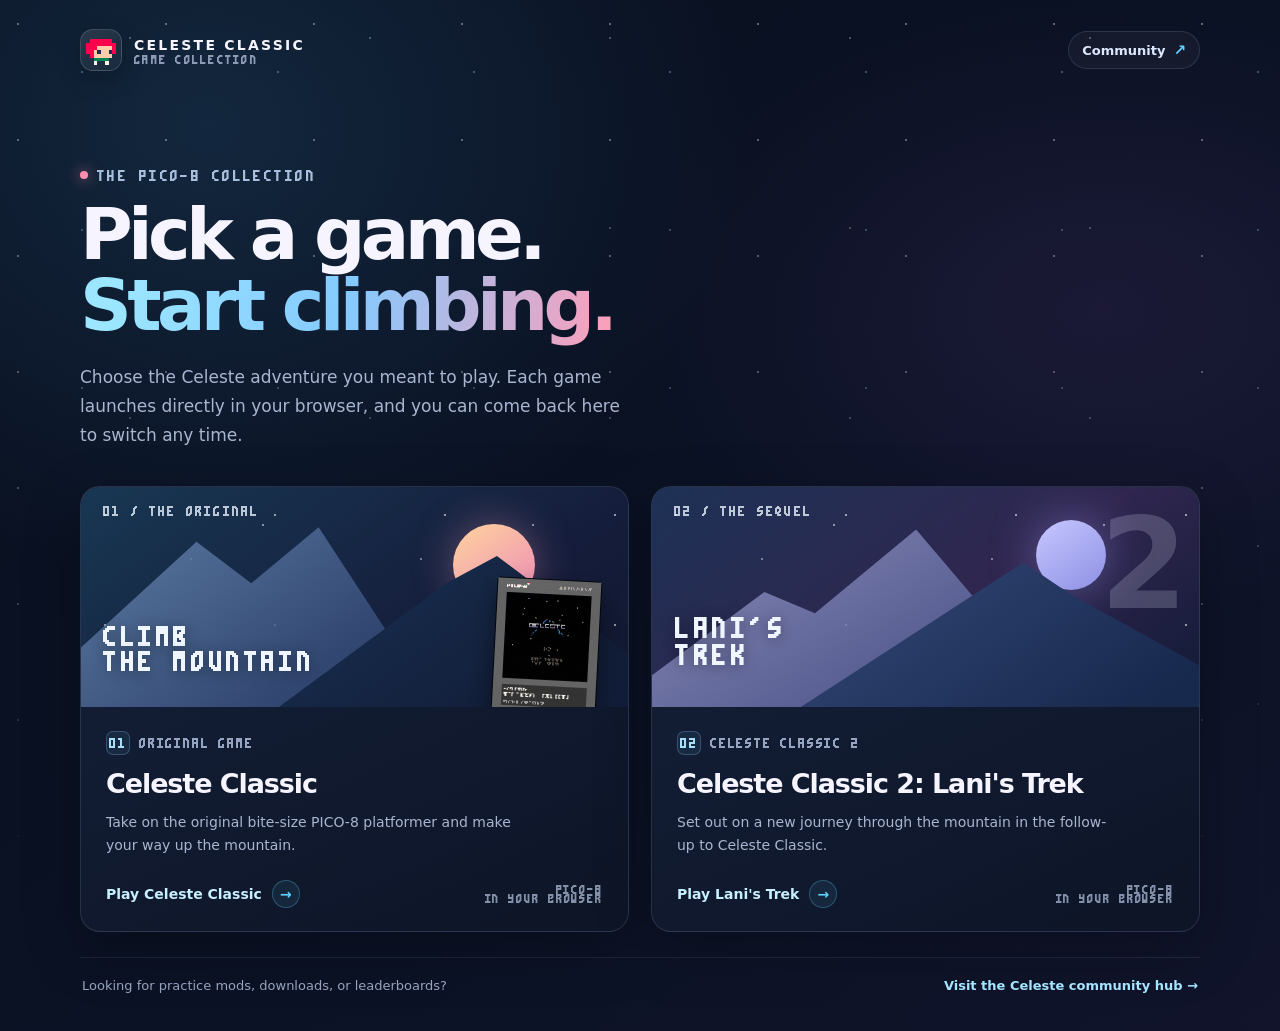
<file: index.html>
<!doctype html>
<html lang="en">
<head>
  <meta charset="utf-8">
  <meta name="viewport" content="width=device-width, initial-scale=1">
  <meta name="theme-color" content="#09101f">
  <link rel="icon" href="./inbuilt/speed/favicon.ico">
  <meta name="description" content="Choose which Celeste Classic game to play: the original Celeste Classic or Celeste Classic 2: Lani's Trek.">
  <title>Celeste Classics — Choose a Game</title>
  <style>
    @font-face {
      font-family: "PICO-8 Smooth";
      src: url("./inbuilt/speed/font/pico-8-smooth-webfont.woff2") format("woff2");
      font-display: swap;
    }

    :root {
      color-scheme: dark;
      --ink: #f6f5ff;
      --muted: #aab5d0;
      --sky: #61d2ff;
      --pink: #ff8eae;
      --line: rgba(189, 210, 255, .14);
      font-family: Inter, ui-sans-serif, system-ui, -apple-system, BlinkMacSystemFont, "Segoe UI", sans-serif;
    }

    *, *::before, *::after { box-sizing: border-box; }

    html { min-width: 320px; min-height: 100%; background: #09101f; }

    body {
      min-height: 100vh;
      margin: 0;
      overflow-x: hidden;
      color: var(--ink);
      background:
        radial-gradient(ellipse at 16% 12%, rgba(53, 121, 171, .22), transparent 34rem),
        radial-gradient(ellipse at 86% 30%, rgba(111, 65, 147, .16), transparent 30rem),
        linear-gradient(145deg, #09101f 10%, #0b1225 62%, #11142b);
    }

    body::before {
      position: fixed;
      z-index: 0;
      inset: 0;
      pointer-events: none;
      content: "";
      opacity: .42;
      background-image:
        radial-gradient(1px 1px at 18px 24px, rgba(255,255,255,.85) 98%, transparent),
        radial-gradient(1.5px 1.5px at 82px 72px, rgba(158,220,255,.8) 98%, transparent),
        radial-gradient(1px 1px at 130px 38px, rgba(255,255,255,.65) 98%, transparent);
      background-size: 148px 116px, 196px 158px, 240px 190px;
      mask-image: linear-gradient(to bottom, #000 0%, rgba(0,0,0,.6) 65%, transparent 100%);
    }

    a { color: inherit; }

    .page {
      position: relative;
      z-index: 1;
      width: min(1120px, 100% - 48px);
      margin: 0 auto;
      padding: 28px 0 34px;
    }

    .site-header {
      display: flex;
      align-items: center;
      justify-content: space-between;
      gap: 20px;
      min-height: 44px;
    }

    .brand {
      display: inline-flex;
      align-items: center;
      gap: 12px;
      color: var(--ink);
      text-decoration: none;
    }

    .brand__mark {
      display: grid;
      width: 42px;
      height: 42px;
      flex: 0 0 42px;
      place-items: center;
      border: 1px solid rgba(255,255,255,.14);
      border-radius: 13px;
      background: linear-gradient(145deg, rgba(255,255,255,.11), rgba(255,255,255,.035));
      box-shadow: 0 8px 24px rgba(0,0,0,.2);
    }

    .brand__mark img {
      width: 30px;
      height: 30px;
      image-rendering: pixelated;
    }

    .brand__text { display: grid; gap: 2px; }
    .brand__text strong { font-size: 14px; letter-spacing: .16em; }
    .brand__text small {
      color: #8e9ab5;
      font-family: "PICO-8 Smooth", ui-monospace, monospace;
      font-size: 9px;
      letter-spacing: .14em;
    }

    .community-link {
      display: inline-flex;
      align-items: center;
      gap: 8px;
      padding: 9px 13px;
      border: 1px solid var(--line);
      border-radius: 999px;
      color: #dce8ff;
      background: rgba(255,255,255,.035);
      font-size: 13px;
      font-weight: 600;
      text-decoration: none;
      transition: border-color .2s ease, background .2s ease, transform .2s ease;
    }

    .community-link:hover {
      transform: translateY(-1px);
      border-color: rgba(97,210,255,.45);
      background: rgba(97,210,255,.08);
    }

    .community-link span { color: var(--sky); font-size: 15px; }

    .intro {
      max-width: 720px;
      padding: clamp(58px, 9vw, 92px) 0 36px;
    }

    .eyebrow {
      display: inline-flex;
      align-items: center;
      gap: 9px;
      margin: 0 0 18px;
      color: #a7bfdc;
      font-family: "PICO-8 Smooth", ui-monospace, monospace;
      font-size: 11px;
      letter-spacing: .13em;
      text-transform: uppercase;
    }

    .eyebrow::before {
      width: 8px;
      height: 8px;
      border-radius: 50%;
      background: var(--pink);
      box-shadow: 0 0 14px rgba(255,142,174,.8);
      content: "";
    }

    h1 {
      margin: 0;
      font-size: clamp(42px, 7vw, 72px);
      font-weight: 750;
      letter-spacing: -.065em;
      line-height: .99;
    }

    h1 span {
      color: transparent;
      background: linear-gradient(100deg, #9ce7ff 6%, #84caff 50%, #ff9eb9 100%);
      background-clip: text;
      -webkit-background-clip: text;
    }

    .intro__copy {
      max-width: 560px;
      margin: 22px 0 0;
      color: var(--muted);
      font-size: clamp(15px, 2vw, 17px);
      line-height: 1.7;
    }

    .game-grid {
      display: grid;
      grid-template-columns: repeat(2, minmax(0, 1fr));
      gap: 22px;
    }

    .game-card {
      min-width: 0;
      overflow: hidden;
      border: 1px solid var(--line);
      border-radius: 20px;
      background: linear-gradient(155deg, rgba(22,34,58,.97), rgba(13,21,39,.98));
      box-shadow: 0 18px 56px rgba(0,0,0,.25);
      transition: transform .22s ease, border-color .22s ease, box-shadow .22s ease;
    }

    .game-card:hover {
      transform: translateY(-5px);
      border-color: rgba(125,211,255,.45);
      box-shadow: 0 25px 70px rgba(0,0,0,.36), 0 0 30px rgba(68,155,213,.08);
    }

    .game-card:focus-within {
      outline: 2px solid var(--sky);
      outline-offset: 4px;
    }

    .game-card__link {
      display: flex;
      height: 100%;
      flex-direction: column;
      color: inherit;
      text-decoration: none;
    }

    .game-art {
      position: relative;
      display: block;
      height: 220px;
      overflow: hidden;
      isolation: isolate;
      background: linear-gradient(145deg, #183752, #151d3c 66%, #10172e);
    }

    .game-art::before {
      position: absolute;
      z-index: 0;
      inset: 0;
      background-image:
        radial-gradient(1px 1px at 24px 28px, rgba(255,255,255,.8) 98%, transparent),
        radial-gradient(1.5px 1.5px at 110px 72px, rgba(255,255,255,.6) 98%, transparent),
        radial-gradient(1px 1px at 182px 38px, rgba(255,255,255,.72) 98%, transparent);
      background-size: 170px 110px, 230px 150px, 270px 185px;
      content: "";
      opacity: .68;
    }

    .game-art__label {
      position: absolute;
      z-index: 4;
      top: 19px;
      left: 22px;
      color: rgba(235,244,255,.78);
      font-family: "PICO-8 Smooth", ui-monospace, monospace;
      font-size: 10px;
      letter-spacing: .12em;
      text-transform: uppercase;
    }

    .game-art__sun {
      position: absolute;
      z-index: 1;
      top: 37px;
      right: 17%;
      width: 82px;
      height: 82px;
      border-radius: 50%;
      background: linear-gradient(145deg, #ffd49d, #ef95b3 82%);
      box-shadow: 0 0 42px rgba(253,161,187,.35);
    }

    .game-art__peak {
      position: absolute;
      z-index: 2;
      bottom: -1px;
      display: block;
      width: 77%;
      height: 74%;
      clip-path: polygon(0 100%, 46% 0, 55% 17%, 100% 100%);
    }

    .game-art__peak--back {
      left: -12%;
      height: 82%;
      background: linear-gradient(145deg, #7293bc, #354c79 78%);
      clip-path: polygon(0 100%, 43% 8%, 56% 31%, 72% 0, 100% 100%);
      opacity: .82;
    }

    .game-art__peak--front {
      right: -13%;
      height: 69%;
      background: linear-gradient(145deg, #1a3153, #111d38 74%);
      clip-path: polygon(0 100%, 40% 18%, 52% 0, 100% 100%);
    }

    .game-art__cover {
      position: absolute;
      z-index: 3;
      right: 29px;
      bottom: -7px;
      width: 105px;
      height: auto;
      filter: drop-shadow(0 12px 12px rgba(0,0,0,.45));
      image-rendering: pixelated;
      transform: rotate(3deg);
    }

    .game-art__wordmark {
      position: absolute;
      z-index: 3;
      bottom: 32px;
      left: 22px;
      color: #f0f6ff;
      font-family: "PICO-8 Smooth", ui-monospace, monospace;
      font-size: 20px;
      letter-spacing: .08em;
      line-height: 1.28;
      text-shadow: 0 2px 14px rgba(0,0,0,.38);
    }

    .game-art--lanis {
      background: linear-gradient(145deg, #1d3155, #30264f 56%, #111a36);
    }

    .game-art--lanis .game-art__sun {
      top: 33px;
      right: 17%;
      width: 70px;
      height: 70px;
      background: linear-gradient(145deg, #c7c7ff, #8d90e4);
      box-shadow: 0 0 48px rgba(163,159,255,.43);
    }

    .game-art--lanis .game-art__peak--back {
      left: -8%;
      width: 84%;
      height: 81%;
      background: linear-gradient(150deg, #a4a4d1, #5b659d 74%);
      clip-path: polygon(0 100%, 34% 35%, 45% 47%, 67% 0, 100% 100%);
    }

    .game-art--lanis .game-art__peak--front {
      right: -14%;
      width: 87%;
      height: 66%;
      background: linear-gradient(145deg, #344978, #18294e 80%);
      clip-path: polygon(0 100%, 47% 0, 57% 22%, 100% 100%);
    }

    .game-art--lanis .game-art__wordmark {
      bottom: 38px;
      left: 23px;
      font-size: 21px;
    }

    .game-art__number {
      position: absolute;
      z-index: 1;
      top: 15px;
      right: 24px;
      color: rgba(231,232,255,.2);
      font-size: 126px;
      font-weight: 800;
      letter-spacing: -.1em;
      line-height: 1;
    }

    .game-card__body {
      display: flex;
      flex: 1;
      flex-direction: column;
      padding: 24px 25px 23px;
    }

    .game-card__meta {
      display: flex;
      align-items: center;
      gap: 9px;
      margin-bottom: 13px;
      color: #95a4c0;
      font-family: "PICO-8 Smooth", ui-monospace, monospace;
      font-size: 10px;
      letter-spacing: .08em;
      text-transform: uppercase;
    }

    .game-card__index {
      display: grid;
      width: 24px;
      height: 24px;
      place-items: center;
      border: 1px solid rgba(147,204,255,.25);
      border-radius: 7px;
      color: #a8def7;
      background: rgba(97,210,255,.08);
    }

    .game-card__body h2 {
      margin: 0;
      font-size: clamp(21px, 3vw, 27px);
      font-weight: 700;
      letter-spacing: -.04em;
      line-height: 1.18;
    }

    .game-card__body p {
      max-width: 440px;
      margin: 11px 0 23px;
      color: var(--muted);
      font-size: 14px;
      line-height: 1.65;
    }

    .game-card__bottom {
      display: flex;
      align-items: center;
      justify-content: space-between;
      gap: 14px;
      margin-top: auto;
    }

    .play-label {
      display: inline-flex;
      align-items: center;
      gap: 10px;
      color: #c7efff;
      font-size: 14px;
      font-weight: 700;
    }

    .play-label__arrow {
      display: grid;
      width: 28px;
      height: 28px;
      place-items: center;
      border: 1px solid rgba(97,210,255,.28);
      border-radius: 50%;
      color: var(--sky);
      background: rgba(97,210,255,.08);
      transition: transform .2s ease, background .2s ease;
    }

    .game-card__link:hover .play-label__arrow {
      transform: translateX(3px);
      background: rgba(97,210,255,.16);
    }

    .game-card__platform {
      color: #8390aa;
      font-family: "PICO-8 Smooth", ui-monospace, monospace;
      font-size: 9px;
      letter-spacing: .1em;
      text-align: right;
    }

    .collection-footer {
      display: flex;
      align-items: center;
      justify-content: space-between;
      gap: 20px;
      margin-top: 25px;
      padding: 18px 2px 0;
      border-top: 1px solid rgba(189,210,255,.1);
      color: #95a3be;
      font-size: 13px;
      line-height: 1.6;
    }

    .collection-footer p { margin: 0; }

    .collection-footer a {
      color: #a4e5ff;
      font-weight: 650;
      text-decoration: none;
      text-underline-offset: 4px;
    }

    .collection-footer a:hover { text-decoration: underline; }

    :focus-visible {
      outline: 2px solid #9ce7ff;
      outline-offset: 4px;
    }

    @media (max-width: 720px) {
      .page { width: min(100% - 36px, 560px); padding-top: 20px; }
      .intro { padding-top: 61px; padding-bottom: 29px; }
      .game-grid { grid-template-columns: 1fr; gap: 16px; }
      .game-art { height: 205px; }
      .game-card__body { padding: 21px; }
      .collection-footer { align-items: flex-start; flex-direction: column; gap: 8px; }
    }

    @media (max-width: 420px) {
      .page { width: min(100% - 28px, 560px); }
      .brand { gap: 9px; }
      .brand__mark { width: 38px; height: 38px; flex-basis: 38px; }
      .brand__text strong { font-size: 12px; }
      .brand__text small { font-size: 8px; }
      .community-link { gap: 5px; padding: 8px 9px; font-size: 12px; }
      .game-art { height: 184px; }
      .game-art__cover { right: 20px; width: 94px; }
      .game-art__wordmark { bottom: 27px; left: 17px; font-size: 17px; }
      .game-art--lanis .game-art__wordmark { bottom: 32px; left: 18px; font-size: 18px; }
      .game-card__platform { font-size: 8px; }
    }

    @media (prefers-reduced-motion: reduce) {
      *, *::before, *::after { scroll-behavior: auto !important; transition-duration: .01ms !important; }
    }
  </style>
</head>
<body>
  <div class="page">
    <header class="site-header">
      <a class="brand" href="./" aria-label="Celeste Classic game collection">
        <span class="brand__mark"><img src="./inbuilt/speed/maddy.png" alt="" width="30" height="30"></span>
        <span class="brand__text">
          <strong>CELESTE CLASSIC</strong>
          <small>GAME COLLECTION</small>
        </span>
      </a>
      <a class="community-link" href="https://discord.gg/9Dm3NCS" target="_blank" rel="noopener noreferrer">
        Community <span aria-hidden="true">↗</span>
      </a>
    </header>

    <main>
      <section class="intro" aria-labelledby="page-title">
        <p class="eyebrow">The PICO-8 collection</p>
        <h1 id="page-title">Pick a game.<br><span>Start climbing.</span></h1>
        <p class="intro__copy">Choose the Celeste adventure you meant to play. Each game launches directly in your browser, and you can come back here to switch any time.</p>
      </section>

      <section class="game-grid" aria-label="Choose a game">
        <article class="game-card">
          <a class="game-card__link" href="./inbuilt/classic/" aria-label="Play Celeste Classic">
            <div class="game-art game-art--classic">
              <span class="game-art__label">01 / The original</span>
              <span class="game-art__sun" aria-hidden="true"></span>
              <span class="game-art__peak game-art__peak--back" aria-hidden="true"></span>
              <span class="game-art__peak game-art__peak--front" aria-hidden="true"></span>
              <span class="game-art__wordmark" aria-hidden="true">CLIMB<br>THE MOUNTAIN</span>
              <img class="game-art__cover" src="./inbuilt/classic/celeste.p8.png" alt="Celeste Classic PICO-8 cartridge artwork">
            </div>
            <div class="game-card__body">
              <div class="game-card__meta"><span class="game-card__index">01</span>Original game</div>
              <h2>Celeste Classic</h2>
              <p>Take on the original bite-size PICO-8 platformer and make your way up the mountain.</p>
              <div class="game-card__bottom">
                <span class="play-label">Play Celeste Classic <span class="play-label__arrow" aria-hidden="true">→</span></span>
                <span class="game-card__platform">PICO-8<br>IN YOUR BROWSER</span>
              </div>
            </div>
          </a>
        </article>

        <article class="game-card">
          <a class="game-card__link" href="./inbuilt/two/" aria-label="Play Celeste Classic 2: Lani's Trek">
            <div class="game-art game-art--lanis">
              <span class="game-art__label">02 / The sequel</span>
              <span class="game-art__sun" aria-hidden="true"></span>
              <span class="game-art__number" aria-hidden="true">2</span>
              <span class="game-art__peak game-art__peak--back" aria-hidden="true"></span>
              <span class="game-art__peak game-art__peak--front" aria-hidden="true"></span>
              <span class="game-art__wordmark" aria-hidden="true">LANI'S<br>TREK</span>
            </div>
            <div class="game-card__body">
              <div class="game-card__meta"><span class="game-card__index">02</span>Celeste Classic 2</div>
              <h2>Celeste Classic 2: Lani's Trek</h2>
              <p>Set out on a new journey through the mountain in the follow-up to Celeste Classic.</p>
              <div class="game-card__bottom">
                <span class="play-label">Play Lani's Trek <span class="play-label__arrow" aria-hidden="true">→</span></span>
                <span class="game-card__platform">PICO-8<br>IN YOUR BROWSER</span>
              </div>
            </div>
          </a>
        </article>
      </section>

      <footer class="collection-footer">
        <p>Looking for practice mods, downloads, or leaderboards?</p>
        <a href="./inbuilt/speed/">Visit the Celeste community hub <span aria-hidden="true">→</span></a>
      </footer>
    </main>
  </div>
</body>
</html>
</file>
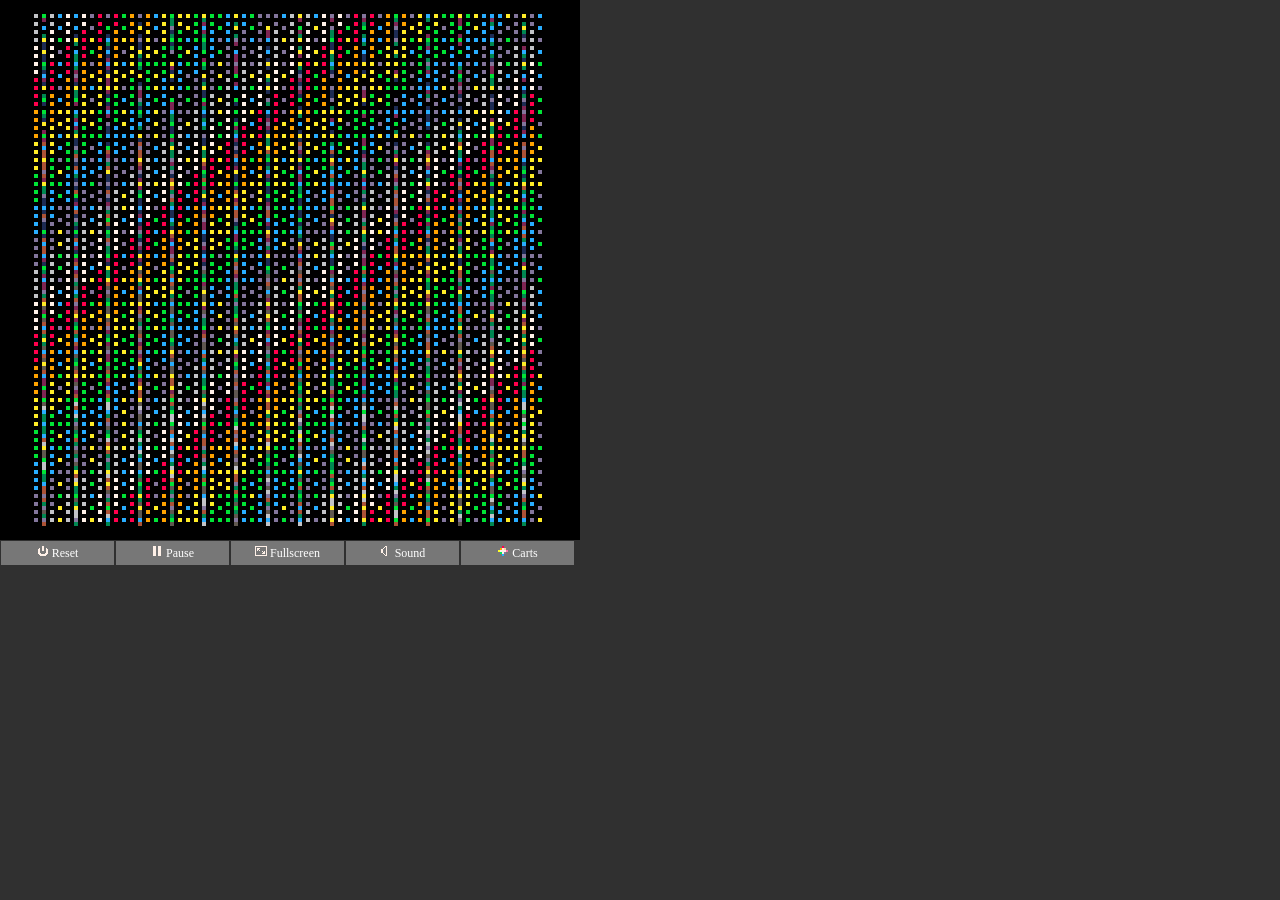
<file: 1/index.html>
﻿<html>
    <head>
        <meta charset="utf-8">
        <meta http-equiv="X-UA-Compatible" content="IE=edge">
        <title>PICO-8 Cartridge</title>
        <meta name="description" content="">

<STYLE TYPE="text/css">
<!--
html, body { margin: 0; padding: 0; }
canvas#canvas { width: 580px; height: 540px; }

.pico8_el {
	float:left;
	width:105px;
	display:inline-block; 
  	margin: 1px;
	padding: 4px;
	text-align: center;
	color:#fff;
	background-color:#777;
	font-family : verdana;
	font-size: 9pt;
	cursor: pointer;
	cursor: hand;
}
.pico8_el a{
	text-decoration: none;
	color:#fff;
}

.pico8_el:hover{
	background-color:#aaa;
}

.pico8_el:link{
	background-color:#aaa;
}

-->
</STYLE>
    
</head>

<body bgcolor=#303030>

	<div style="width:580px;">

	<canvas class="emscripten" id="canvas" oncontextmenu="event.preventDefault()"></canvas>

	<script type="text/javascript">
		var canvas = document.getElementById("canvas");
		canvas.width = window.innerWidth;
		canvas.height = window.innerHeight;

		// show Emscripten environment where the canvas is
		// arguments are passed to PICO-8
		
		var Module = {
			arguments: ["-width","580","-height","540"],
		};
		Module.canvas = canvas;
		
		/*
			// When pico8_buttons is defined, PICO-8 takes each int to be a live bitfield
			// representing the state of each player's buttons
			
			var pico8_buttons = [0, 0, 0, 0, 0, 0, 0, 0]; // max 8 players
			pico8_buttons[0] = 2 | 16; // example: player 0, RIGHT and Z held down
			
			// when pico8_gpio is defined, reading and writing to gpio pins will
			// read and write to these values
			var pico8_gpio = new Array(128);
		*/
	</script>

	<script async type="text/javascript" src="celeste.js"></script>
	  
	<script>
		// key blocker. prevent cursor keys from scrolling page while playing cart.
		
		function onKeyDown_blocker(event) {
			event = event || window.event;
			var o = document.activeElement;
			if (!o || o == document.body || o.tagName == "canvas")
			{
				if ([32, 37, 38, 39, 40].indexOf(event.keyCode) > -1)
				{
					if (event.preventDefault) event.preventDefault();
				}
			}
		}

		document.addEventListener('keydown', onKeyDown_blocker, false);

	</script>
        
	<br>

	<div class=pico8_el onclick="Module.pico8Reset();">

	<img src="[data-uri]" alt="Reset" width=12 height=	12/>

	Reset</div>

	<div class=pico8_el onclick="Module.pico8TogglePaused();">

	<img src="[data-uri]" alt="Pause" width=12 height=12/>

	Pause</div>
	<div class=pico8_el onclick="Module.requestFullScreen(true, false);">
	<img src="[data-uri]" alt="Fullscreen" width=12 height=12/>

	Fullscreen</div>
	<div class=pico8_el onclick="Module.pico8ToggleSound();">
	<img src="[data-uri]" alt="Toggle Sound" width=12 height=12/>
	
	Sound</div>
	<div class=pico8_el ><a target="_new" href="http://www.lexaloffle.com/bbs/?cat=7&sub=2">
	<img src="[data-uri]" alt="More Carts" width=12 height=12/>

	Carts</a></div>

	</div>

</body></html>
</file>
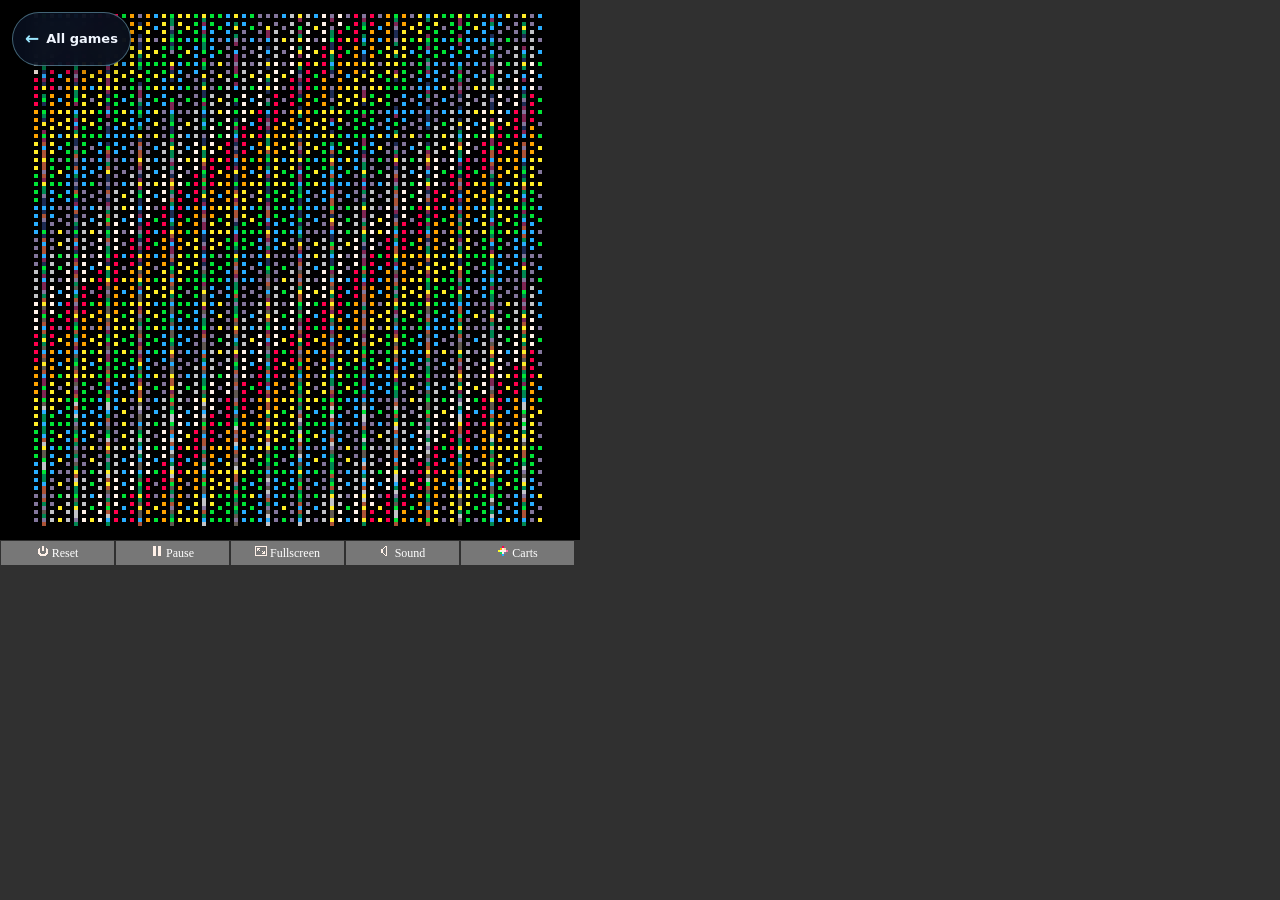
<file: classic/index.html>
<!doctype html>
<html lang="en">
<head>
  <meta charset="utf-8">
  <meta name="viewport" content="width=device-width, initial-scale=1">
  <title>Celeste Classic moved</title>
  <link rel="canonical" href="../inbuilt/classic/">
  <meta name="robots" content="noindex">
  <meta http-equiv="refresh" content="0; url=../inbuilt/classic/">
  <style>
    body { margin: 0; min-height: 100vh; display: grid; place-items: center; background: #09101f; color: #f6f5ff; font: 15px/1.7 ui-sans-serif, system-ui, sans-serif; }
    p { margin: 24px; text-align: center; }
    a { color: #61d2ff; }
  </style>
  <script>
    (function () {
      var target = "../inbuilt/classic/";
      location.replace(target + location.search + location.hash);
    })();
  </script>
</head>
<body>
  <p>Celeste Classic now lives in <a href="../inbuilt/classic/">/inbuilt/classic/</a>.</p>
</body>
</html>
</file>
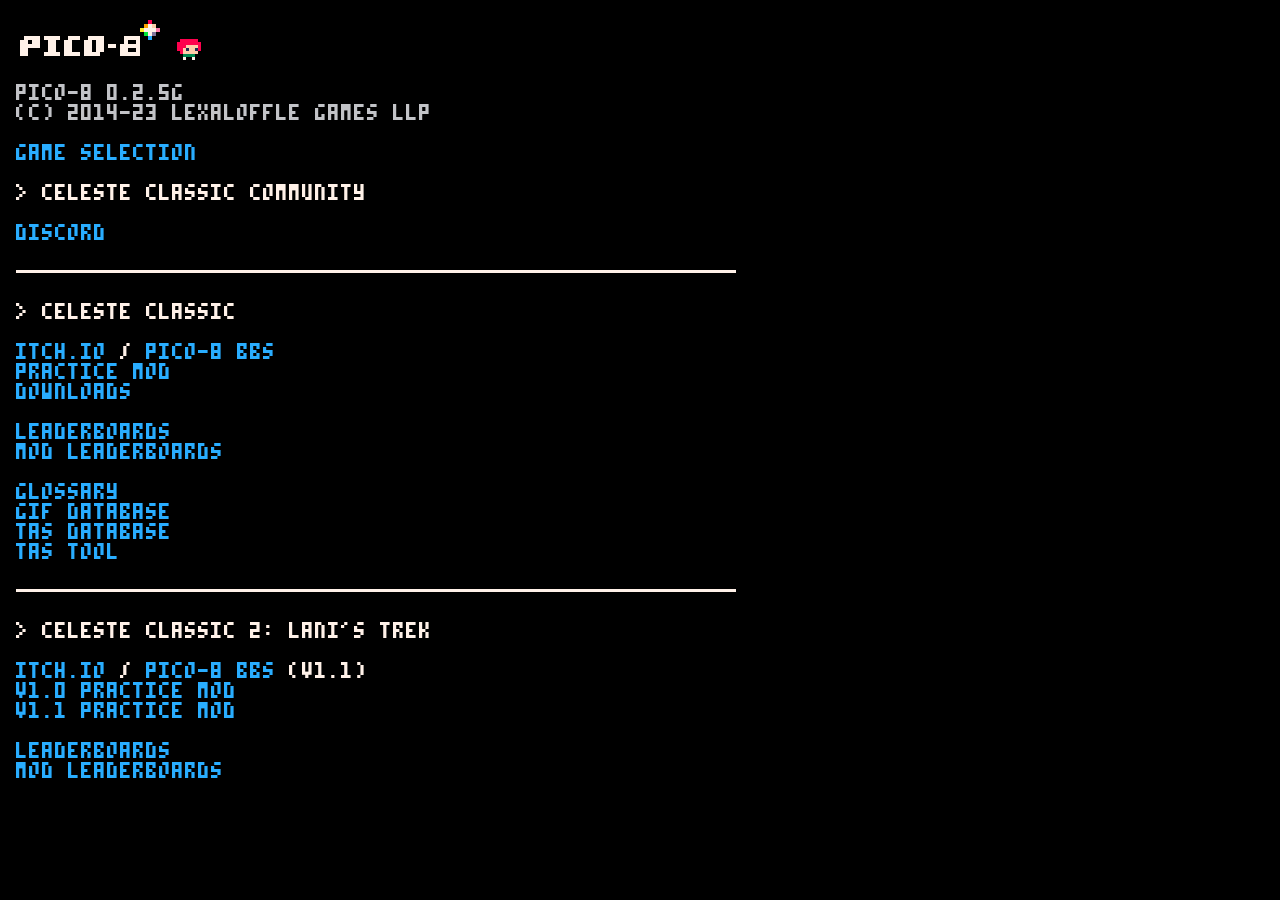
<file: speed/index.html>
<!doctype html>
<html lang="en">
<head>
  <meta charset="utf-8">
  <meta name="viewport" content="width=device-width, initial-scale=1">
  <title>Celeste community hub moved</title>
  <link rel="canonical" href="../inbuilt/speed/">
  <meta name="robots" content="noindex">
  <meta http-equiv="refresh" content="0; url=../inbuilt/speed/">
  <style>
    body { margin: 0; min-height: 100vh; display: grid; place-items: center; background: #09101f; color: #f6f5ff; font: 15px/1.7 ui-sans-serif, system-ui, sans-serif; }
    p { margin: 24px; text-align: center; }
    a { color: #61d2ff; }
  </style>
  <script>
    (function () {
      var target = "../inbuilt/speed/";
      location.replace(target + location.search + location.hash);
    })();
  </script>
</head>
<body>
  <p>The Celeste community hub, practice mods, and downloads now live in <a href="../inbuilt/speed/">/inbuilt/speed/</a>.</p>
</body>
</html>
</file>
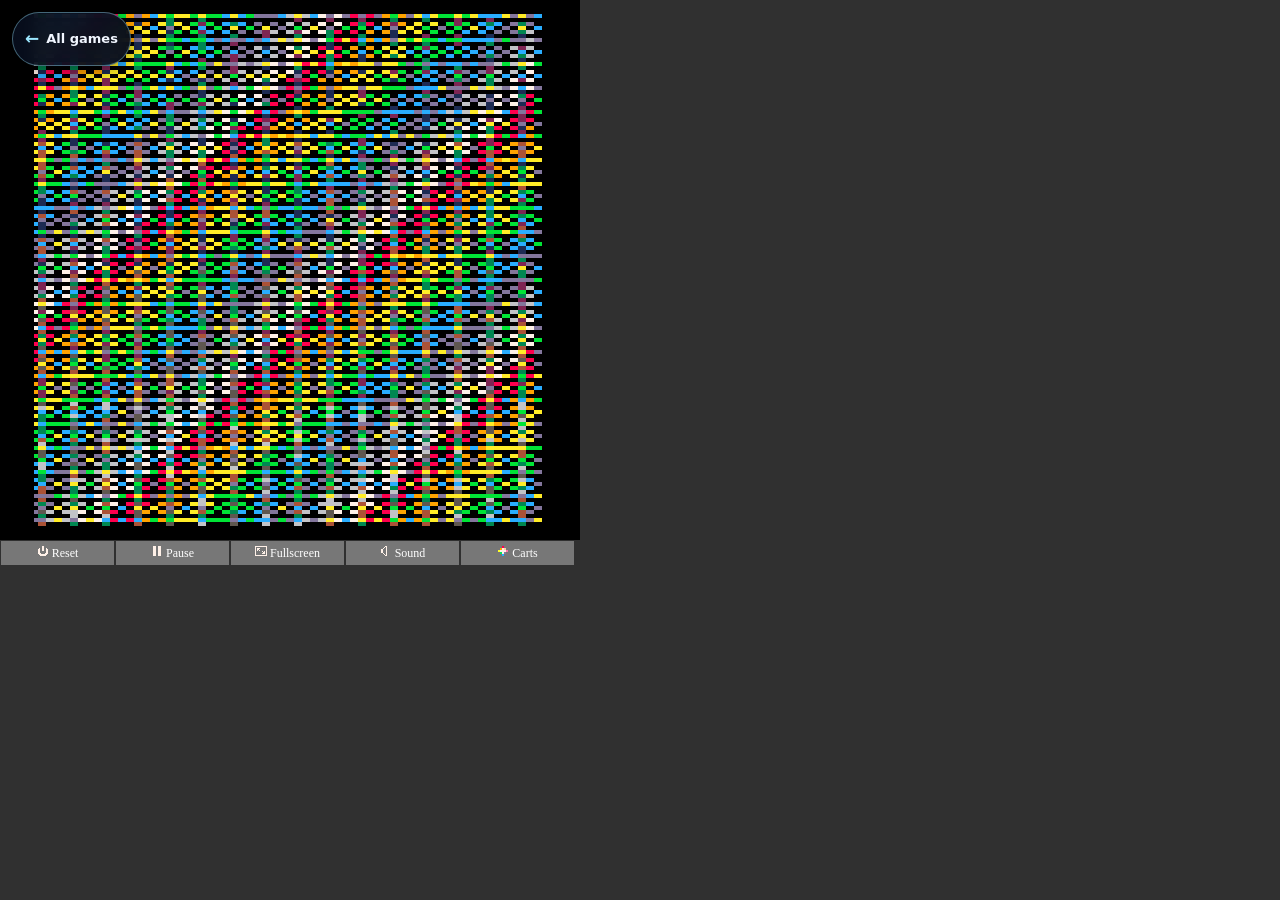
<file: inbuilt/classic/index.html>
﻿<html>
    <head>
        <meta charset="utf-8">
        <meta http-equiv="X-UA-Compatible" content="IE=edge">
        <title>Celeste Classic</title>
        <meta name="description" content="Play Celeste Classic in your browser.">

<STYLE TYPE="text/css">
<!--
html, body { margin: 0; padding: 0; }
canvas#canvas { width: 580px; height: 540px; }

.pico8_el {
	float:left;
	width:105px;
	display:inline-block; 
  	margin: 1px;
	padding: 4px;
	text-align: center;
	color:#fff;
	background-color:#777;
	font-family : verdana;
	font-size: 9pt;
	cursor: pointer;
	cursor: hand;
}
.pico8_el a{
	text-decoration: none;
	color:#fff;
}

.pico8_el:hover{
	background-color:#aaa;
}

.pico8_el:link{
	background-color:#aaa;
}

-->
</STYLE>

<style>
.game-picker-link {
  position: fixed;
  z-index: 2147483647;
  top: max(12px, env(safe-area-inset-top));
  left: max(12px, env(safe-area-inset-left));
  display: inline-flex;
  align-items: center;
  gap: 7px;
  min-height: 36px;
  padding: 8px 12px;
  border: 1px solid rgba(156, 231, 255, .4);
  border-radius: 999px;
  color: #f1f6ff !important;
  background: rgba(8, 15, 31, .9);
  box-shadow: 0 4px 18px rgba(0, 0, 0, .38);
  font: 600 13px/1.2 system-ui, -apple-system, BlinkMacSystemFont, "Segoe UI", sans-serif !important;
  text-decoration: none !important;
  text-shadow: none !important;
  backdrop-filter: blur(8px);
  -webkit-backdrop-filter: blur(8px);
  transition: background-color .18s ease, border-color .18s ease, opacity .18s ease;
}

.game-picker-link::before {
  color: #9ce7ff;
  content: "←";
  font-size: 17px;
  line-height: .8;
}

.game-picker-link:hover,
.game-picker-link:focus-visible {
  border-color: rgba(156, 231, 255, .8);
  background: rgba(17, 34, 59, .97);
}

.game-picker-link:focus-visible {
  outline: 2px solid #9ce7ff;
  outline-offset: 3px;
}

@media (prefers-reduced-motion: reduce) {
  .game-picker-link { transition: none; }
}
</style>
    
</head>

<body bgcolor=#303030>

	<a class="game-picker-link" href="../../" aria-label="Back to game selection">All games</a>

	<div style="width:580px;">

	<canvas class="emscripten" id="canvas" oncontextmenu="event.preventDefault()"></canvas>

	<script type="text/javascript">
		var canvas = document.getElementById("canvas");
		canvas.width = window.innerWidth;
		canvas.height = window.innerHeight;

		// show Emscripten environment where the canvas is
		// arguments are passed to PICO-8
		
		var Module = {
			arguments: ["-width","580","-height","540"],
		};
		Module.canvas = canvas;
		
		/*
			// When pico8_buttons is defined, PICO-8 takes each int to be a live bitfield
			// representing the state of each player's buttons
			
			var pico8_buttons = [0, 0, 0, 0, 0, 0, 0, 0]; // max 8 players
			pico8_buttons[0] = 2 | 16; // example: player 0, RIGHT and Z held down
			
			// when pico8_gpio is defined, reading and writing to gpio pins will
			// read and write to these values
			var pico8_gpio = new Array(128);
		*/
	</script>

	<script async type="text/javascript" src="celeste.js"></script>
	  
	<script>
		// key blocker. prevent cursor keys from scrolling page while playing cart.
		
		function onKeyDown_blocker(event) {
			event = event || window.event;
			var o = document.activeElement;
			if (!o || o == document.body || o.tagName == "canvas")
			{
				if ([32, 37, 38, 39, 40].indexOf(event.keyCode) > -1)
				{
					if (event.preventDefault) event.preventDefault();
				}
			}
		}

		document.addEventListener('keydown', onKeyDown_blocker, false);

	</script>
        
	<br>

	<div class=pico8_el onclick="Module.pico8Reset();">

	<img src="[data-uri]" alt="Reset" width=12 height=	12/>

	Reset</div>

	<div class=pico8_el onclick="Module.pico8TogglePaused();">

	<img src="[data-uri]" alt="Pause" width=12 height=12/>

	Pause</div>
	<div class=pico8_el onclick="Module.requestFullScreen(true, false);">
	<img src="[data-uri]" alt="Fullscreen" width=12 height=12/>

	Fullscreen</div>
	<div class=pico8_el onclick="Module.pico8ToggleSound();">
	<img src="[data-uri]" alt="Toggle Sound" width=12 height=12/>
	
	Sound</div>
	<div class=pico8_el ><a target="_new" href="http://www.lexaloffle.com/bbs/?cat=7&sub=2">
	<img src="[data-uri]" alt="More Carts" width=12 height=12/>

	Carts</a></div>

	</div>

</body></html>
</file>
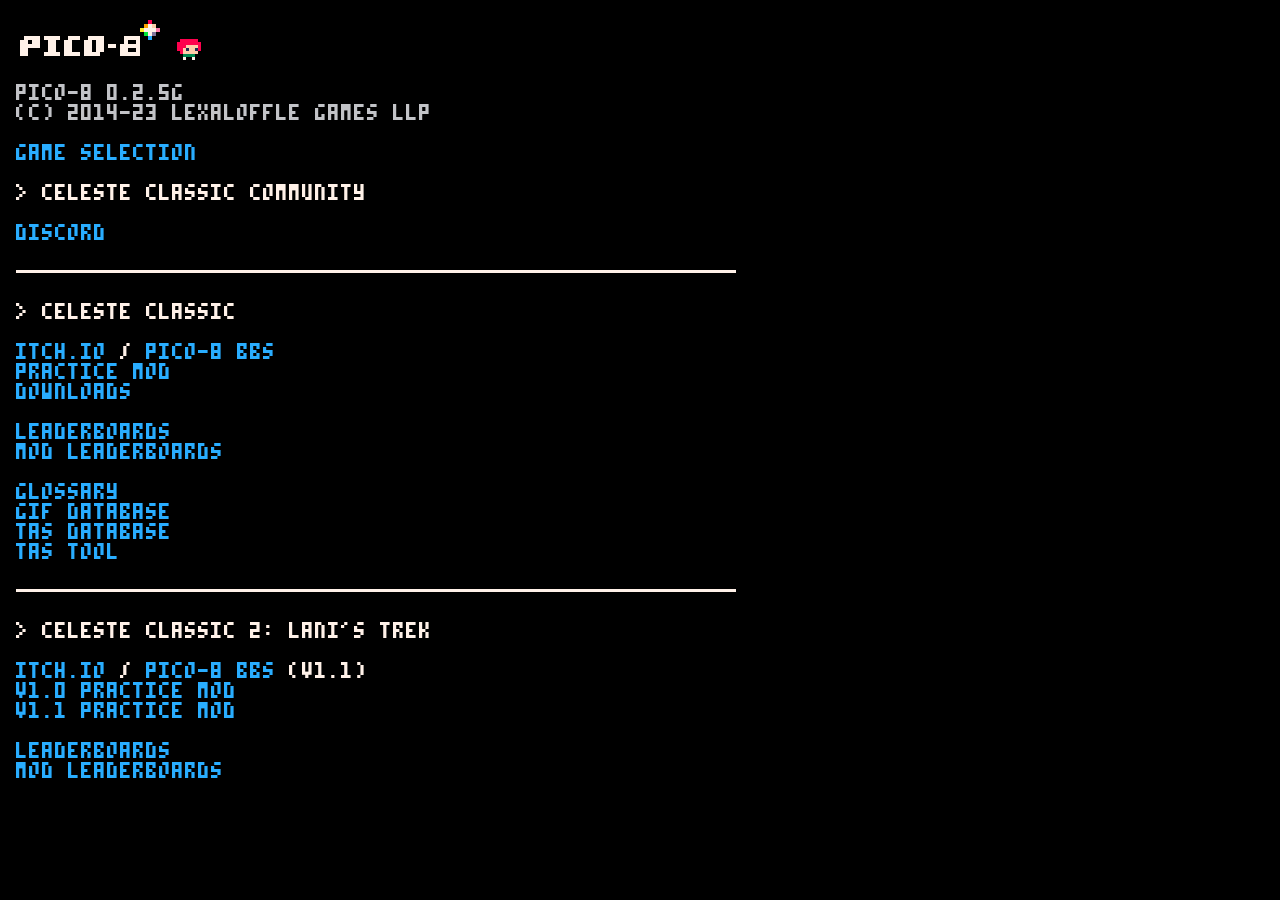
<file: inbuilt/speed/index.html>
<!DOCTYPE html>
<html>
  <head>
    <title>CELESTE Classic</title>
    <link rel="stylesheet" href="styles.css">
    <link rel="shortcut icon" href="favicon.ico" type="image/x-icon">
  </head>
  <body>
    <div class="bootup">
      <img src="p8logo.png"> <img src="maddy.png" style="height:1.5em"><br><br>
      pico-8 0.2.5g<br>
      (c) 2014-23 lexaloffle games llp<br>
      <br>
    </div>
    <div class="content">
      <a href="../../">game selection</a><br><br>
      > celeste classic community<br>
      <br>
      <a href="https://discord.gg/9Dm3NCS" target="_blank">discord</a><br>
      <br>
      <hr>
      <br>
      > celeste classic
      <br>
      <br>
      <a href="https://mattmakesgames.itch.io/celesteclassic">itch.io</a> / <a href="https://www.lexaloffle.com/bbs/?tid=2145">pico-8 bbs</a><br>
      <a href="practice_mod_c.html">practice mod</a><br>
      <a href="downloads.html">downloads</a><br>
      <br>
      <a href="https://speedrun.com/celestep8" target="_blank">leaderboards</a><br>
      <a href="https://speedrun.com/celestep8mods" target="_blank">mod leaderboards</a><br>
      <br>
      <a href="/glossary/">glossary</a><br>
      <a href="/gifs/">gif database</a><br>
      <a href="/tasdatabase/">tas database</a><br>
      <a href="/Celia-web/">tas tool</a><br>
      <br>
      <hr>
      <br>
      > celeste classic 2: lani's trek
      <br>
      <br>
      <a href="https://mattmakesgames.itch.io/celeste-classic-2">itch.io</a> / <a href="https://www.lexaloffle.com/bbs/?pid=86783">pico-8 bbs</a> (v1.1)<br>
      <a href="cc2_practice_mod_1.0.html">v1.0 practice mod</a><br>
      <a href="cc2_practice_mod_1.1.html">v1.1 practice mod</a><br>
      <br>
      <a href="https://speedrun.com/celeste_classic_2">leaderboards</a><br>
      <a href="https://www.speedrun.com/celeste_classic_2_mods">mod leaderboards</a>

    </div>
  </body>
</html>
</file>
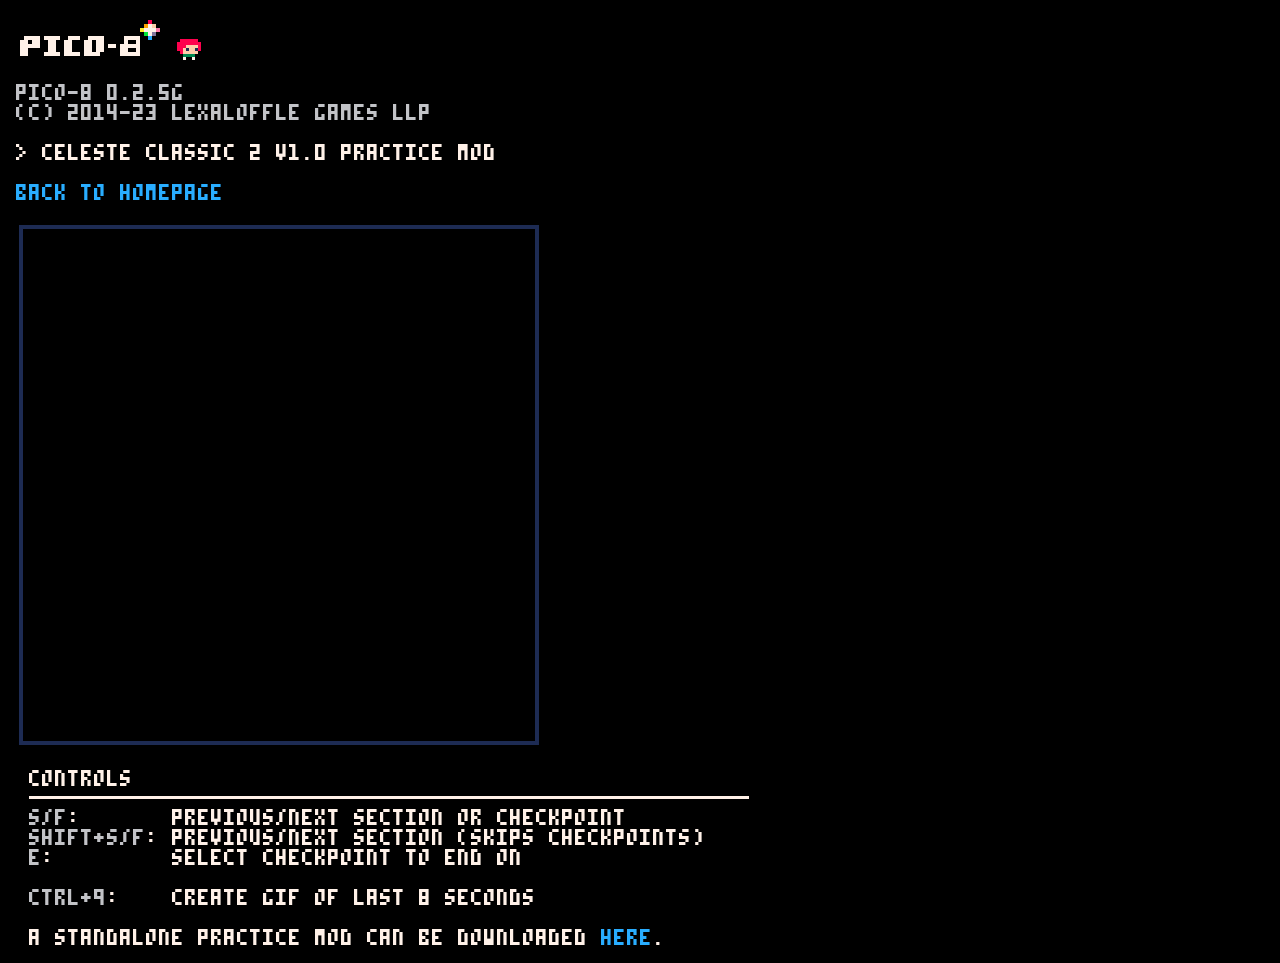
<file: speed/cc2_practice_mod_1.0.html>
<!DOCTYPE html>
<html>
  <head>
    <title>CELESTE Classic</title>
    <link rel="stylesheet" href="styles.css">
    <link rel="shortcut icon" href="favicon.ico" type="image/x-icon">
    <style type="text/css">
      ::-webkit-scrollbar {
        -webkit-appearance: none;
        width: 8px;
      }

      ::-webkit-scrollbar-thumb {
        border-radius: 4px;
        background-color: rgba(128, 128, 128, .5);
        box-shadow: 0 0 1px rgba(255, 255, 255, .5);
      }
      .content hr {
        border-top: 0.19em solid #fff1e8;
        border-bottom: 0;
        border-left: 0;
        border-right: 0;
        text-align: left;
        margin-left: 0;
        width: min(720px, 80vw);
      }

      .subcontent {
        width: min(720px, 80vw);
        padding-left: 1ch;
      }

      .content em {
        font-weight: normal;
        font-style: normal;
        color: #c2c3c7;
      }

      canvas#canvas {
        width: 512px;
        height: 512px;
      }

      canvas {
        image-rendering: optimizeSpeed;
        image-rendering: -moz-crisp-edges;
        image-rendering: -webkit-optimize-contrast;
        image-rendering: optimize-contrast;
        image-rendering: pixelated;
        -ms-interpolation-mode: nearest-neighbor;
        border: 0px
      }
    </style>
  </head>
  <body>
    <div class="bootup">
      <img src="p8logo.png"> <img src="maddy.png" style="height:1.5em"><br><br>
      pico-8 0.2.5g<br>
      (c) 2014-23 lexaloffle games llp<br>
      <br>
    </div>
    <div class="content">
      > celeste classic 2 v1.0 practice mod<br>
      <br>
      <a href="index.html">back to homepage</a><br>
      <br>
      <table>
        <tr>
          <td>
            <div style="width:512px;height:512px;border-style:solid;border-width:4px;border-color:#1d2b53;">
              <canvas class="emscripten" id="canvas" oncontextmenu="event.preventDefault()"></canvas>
              <script type="text/javascript">
                var canvas = document.getElementById("canvas");
                canvas.width = window.innerWidth;
                canvas.height = window.innerHeight;
                var Module = {};
                Module.canvas = canvas;
              </script>
              <script async type="text/javascript" src="celeste2_1.0_practice_mod.js"></script>
              <script>
                function onKeyDown_blocker(event) {
                  event = event || window.event;
                  var o = document.activeElement;
                  if (!o || o == document.body || o.tagName == "canvas")
                  {
                    if ([32, 37, 38, 39, 40].indexOf(event.keyCode) > -1)
                    {
                      if (event.preventDefault) event.preventDefault();
                    }
                  }
                }
                document.addEventListener('keydown', onKeyDown_blocker, false);
              </script>
            </div>
          </td>
          <td>
            <div id="p8_desktop" style="width:148px;height:512px;max-height:512px;overflow-y:auto"></div>
          </td>
        </tr>
      </table>
      <br>
      <div class="subcontent">
        controls<hr>
        <em>s/f</em>: &nbsp;&nbsp;&nbsp;&nbsp;&nbsp;&nbsp;previous/next section or checkpoint<br>
        <em>shift+s/f</em>: previous/next section (skips checkpoints)<br>
        <em>e</em>: &nbsp;&nbsp;&nbsp;&nbsp;&nbsp;&nbsp;&nbsp;&nbsp;select checkpoint to end on<br>
        <br>
        <em>ctrl+9</em>: &nbsp;&nbsp;&nbsp;create gif of last 8 seconds<br>
        <br>
        a standalone practice mod can be downloaded <a href="https://github.com/CelesteClassic/Celeste2PracMod">here</a>.
      </div>
    </div>
  </body>
</html>
</file>
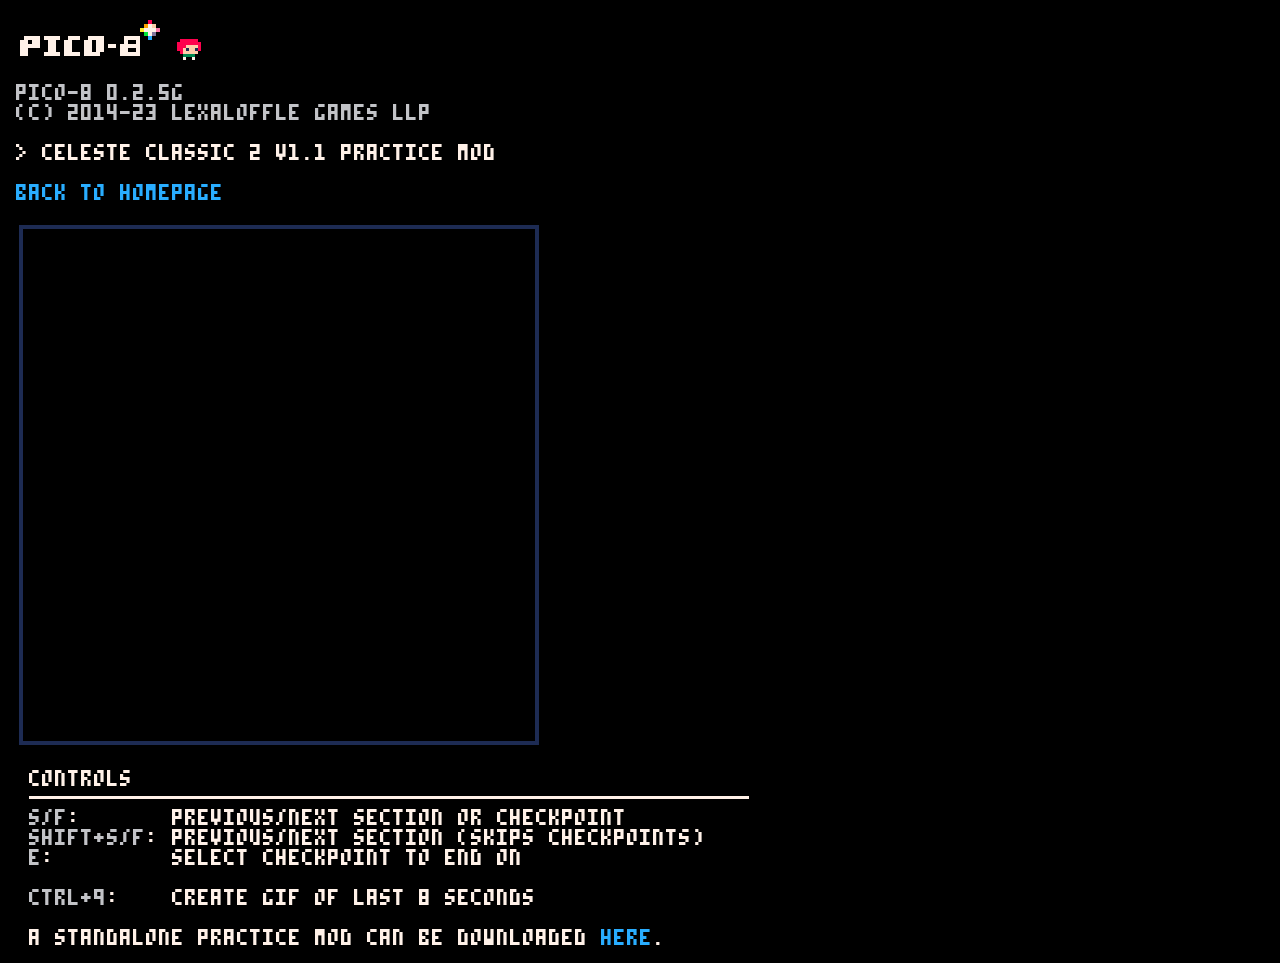
<file: speed/cc2_practice_mod_1.1.html>
<!DOCTYPE html>
<html>
  <head>
    <title>CELESTE Classic</title>
    <link rel="stylesheet" href="styles.css">
    <link rel="shortcut icon" href="favicon.ico" type="image/x-icon">
    <style type="text/css">
      ::-webkit-scrollbar {
        -webkit-appearance: none;
        width: 8px;
      }

      ::-webkit-scrollbar-thumb {
        border-radius: 4px;
        background-color: rgba(128, 128, 128, .5);
        box-shadow: 0 0 1px rgba(255, 255, 255, .5);
      }
      .content hr {
        border-top: 0.19em solid #fff1e8;
        border-bottom: 0;
        border-left: 0;
        border-right: 0;
        text-align: left;
        margin-left: 0;
        width: min(720px, 80vw);
      }

      .subcontent {
        width: min(720px, 80vw);
        padding-left: 1ch;
      }

      .content em {
        font-weight: normal;
        font-style: normal;
        color: #c2c3c7;
      }

      canvas#canvas {
        width: 512px;
        height: 512px;
      }

      canvas {
        image-rendering: optimizeSpeed;
        image-rendering: -moz-crisp-edges;
        image-rendering: -webkit-optimize-contrast;
        image-rendering: optimize-contrast;
        image-rendering: pixelated;
        -ms-interpolation-mode: nearest-neighbor;
        border: 0px
      }
    </style>
  </head>
  <body>
    <div class="bootup">
      <img src="p8logo.png"> <img src="maddy.png" style="height:1.5em"><br><br>
      pico-8 0.2.5g<br>
      (c) 2014-23 lexaloffle games llp<br>
      <br>
    </div>
    <div class="content">
      > celeste classic 2 v1.1 practice mod<br>
      <br>
      <a href="index.html">back to homepage</a><br>
      <br>
      <table>
        <tr>
          <td>
            <div style="width:512px;height:512px;border-style:solid;border-width:4px;border-color:#1d2b53;">
              <canvas class="emscripten" id="canvas" oncontextmenu="event.preventDefault()"></canvas>
              <script type="text/javascript">
                var canvas = document.getElementById("canvas");
                canvas.width = window.innerWidth;
                canvas.height = window.innerHeight;
                var Module = {};
                Module.canvas = canvas;
              </script>
              <script async type="text/javascript" src="celeste2_1.1_practice_mod.js"></script>
              <script>
                function onKeyDown_blocker(event) {
                  event = event || window.event;
                  var o = document.activeElement;
                  if (!o || o == document.body || o.tagName == "canvas")
                  {
                    if ([32, 37, 38, 39, 40].indexOf(event.keyCode) > -1)
                    {
                      if (event.preventDefault) event.preventDefault();
                    }
                  }
                }
                document.addEventListener('keydown', onKeyDown_blocker, false);
              </script>
            </div>
          </td>
          <td>
            <div id="p8_desktop" style="width:148px;height:512px;max-height:512px;overflow-y:auto"></div>
          </td>
        </tr>
      </table>
      <br>
      <div class="subcontent">
        controls<hr>
        <em>s/f</em>: &nbsp;&nbsp;&nbsp;&nbsp;&nbsp;&nbsp;previous/next section or checkpoint<br>
        <em>shift+s/f</em>: previous/next section (skips checkpoints)<br>
        <em>e</em>: &nbsp;&nbsp;&nbsp;&nbsp;&nbsp;&nbsp;&nbsp;&nbsp;select checkpoint to end on<br>
        <br>
        <em>ctrl+9</em>: &nbsp;&nbsp;&nbsp;create gif of last 8 seconds<br>
        <br>
        a standalone practice mod can be downloaded <a href="https://github.com/CelesteClassic/Celeste2PracMod">here</a>.
      </div>
    </div>
  </body>
</html>
</file>
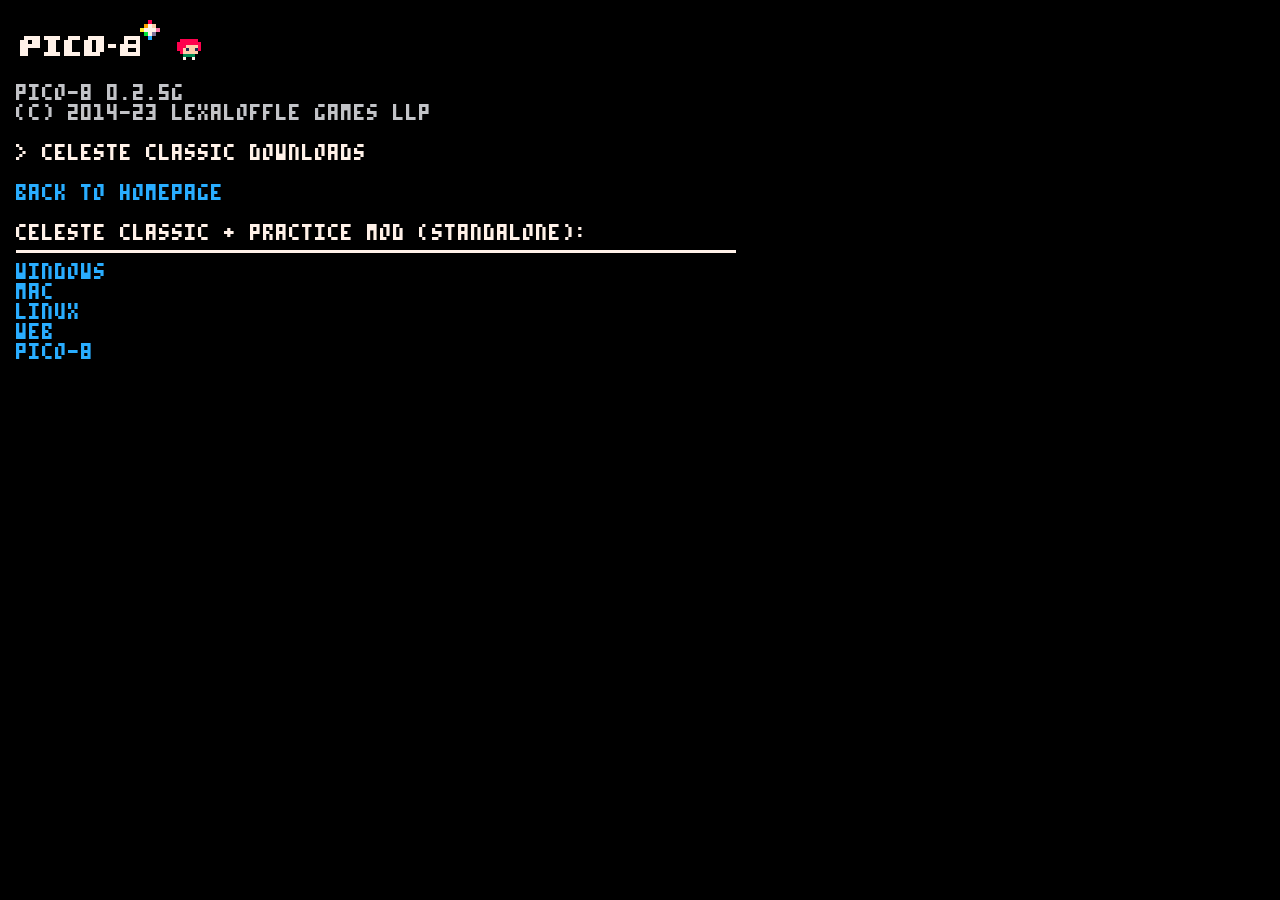
<file: speed/downloads.html>
<!DOCTYPE html>
<html>
  <head>
    <title>CELESTE Classic</title>
    <link rel="stylesheet" href="styles.css">
    <link rel="shortcut icon" href="favicon.ico" type="image/x-icon">
  </head>
  <body>
    <div class="bootup">
      <img src="p8logo.png"> <img src="maddy.png" style="height:1.5em"><br><br>
      pico-8 0.2.5g<br>
      (c) 2014-23 lexaloffle games llp<br>
      <br>
    </div>
    <div class="content">
      > celeste classic downloads<br>
      <br>
      <a href="index.html">back to homepage</a><br>
      <br>
      celeste classic + practice mod (standalone):
      <hr>
      <a href="https://www.speedrun.com/resourceasset/ef7b7">windows</a><br>
      <a href="https://www.speedrun.com/resourceasset/q1h6o">mac</a><br>
      <a href="https://www.speedrun.com/resourceasset/174ye">linux</a><br>
      <a href="https://www.speedrun.com/resourceasset/7hhrk">web</a><br>
      <a href="https://www.speedrun.com/resourceasset/arh2n">pico-8</a><br>
    </div>
  </body>
</html>
</file>
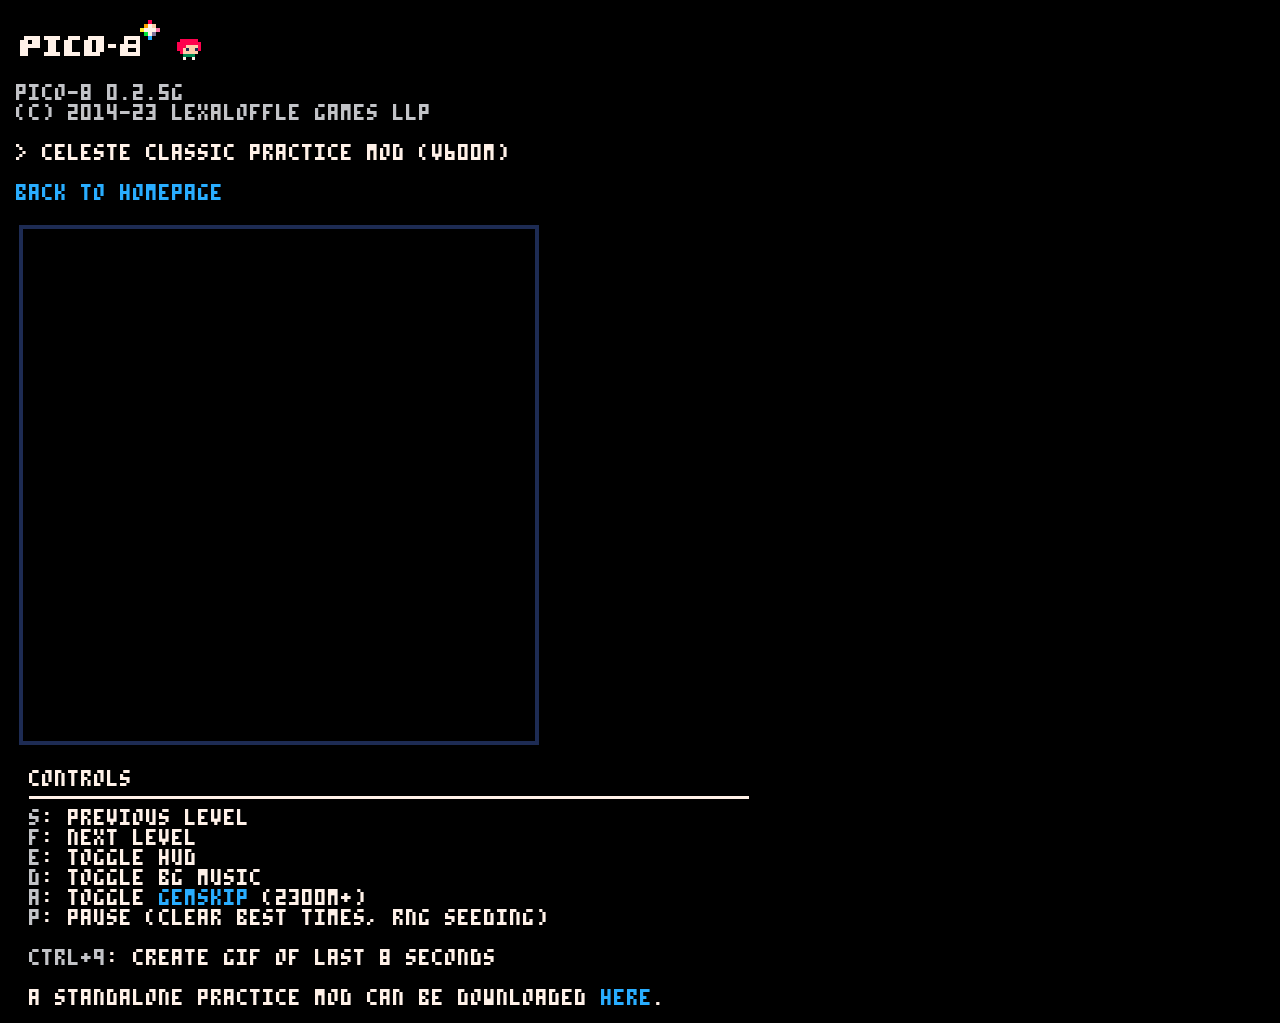
<file: speed/practice_mod_c.html>
<!DOCTYPE html>
<html>
  <head>
    <title>CELESTE Classic</title>
    <link rel="stylesheet" href="styles.css">
    <link rel="shortcut icon" href="favicon.ico" type="image/x-icon">
    <style type="text/css">
      ::-webkit-scrollbar {
        -webkit-appearance: none;
        width: 8px;
      }

      ::-webkit-scrollbar-thumb {
        border-radius: 4px;
        background-color: rgba(128, 128, 128, .5);
        box-shadow: 0 0 1px rgba(255, 255, 255, .5);
      }
      .content hr {
        border-top: 0.19em solid #fff1e8;
        border-bottom: 0;
        border-left: 0;
        border-right: 0;
        text-align: left;
        margin-left: 0;
        width: min(720px, 80vw);
      }

      .subcontent {
        width: min(720px, 80vw);
        padding-left: 1ch;
      }

      .content em {
        font-weight: normal;
        font-style: normal;
        color: #c2c3c7;
      }

      canvas#canvas {
        width: 512px;
        height: 512px;
      }

      canvas {
        image-rendering: optimizeSpeed;
        image-rendering: -moz-crisp-edges;
        image-rendering: -webkit-optimize-contrast;
        image-rendering: optimize-contrast;
        image-rendering: pixelated;
        -ms-interpolation-mode: nearest-neighbor;
        border: 0px
      }
    </style>
  </head>
  <body>
    <div class="bootup">
      <img src="p8logo.png"> <img src="maddy.png" style="height:1.5em"><br><br>
      pico-8 0.2.5g<br>
      (c) 2014-23 lexaloffle games llp<br>
      <br>
    </div>
    <div class="content">
      > celeste classic practice mod (v600m)<br>
      <br>
      <a href="index.html">back to homepage</a><br>
      <br>
      <table>
        <tr>
          <td>
            <div style="width:512px;height:512px;border-style:solid;border-width:4px;border-color:#1d2b53;">
              <canvas class="emscripten" id="canvas" oncontextmenu="event.preventDefault()"></canvas>
              <script type="text/javascript">
                var canvas = document.getElementById("canvas");
                canvas.width = window.innerWidth;
                canvas.height = window.innerHeight;
                var Module = {};
                Module.canvas = canvas;
              </script>
              <script async type="text/javascript" src="celeste_practice_mod.js"></script>
              <script>
                function onKeyDown_blocker(event) {
                  event = event || window.event;
                  var o = document.activeElement;
                  if (!o || o == document.body || o.tagName == "canvas")
                  {
                    if ([32, 37, 38, 39, 40].indexOf(event.keyCode) > -1)
                    {
                      if (event.preventDefault) event.preventDefault();
                    }
                  }
                }
                document.addEventListener('keydown', onKeyDown_blocker, false);
              </script>
            </div>
          </td>
          <td>
            <div id="p8_desktop" style="width:148px;height:512px;max-height:512px;overflow-y:auto"></div>
          </td>
        </tr>
      </table>
      <br>
      <div class="subcontent">
        controls<hr>
        <em>s</em>: previous level<br>
        <em>f</em>: next Level<br>
        <em>e</em>: toggle hud<br>
        <em>d</em>: toggle bg music<br>
        <em>a</em>: toggle <a href="/glossary/#gemskip">gemskip</a> (2300m+)<br>
        <em>p</em>: pause (clear best times, rng seeding)<br>
        <br>
        <em>ctrl+9</em>: create gif of last 8 seconds<br>
        <br>
        a standalone practice mod can be downloaded <a href="downloads.html">here</a>.
      </div
    </div>
  </body>
</html>
</file>
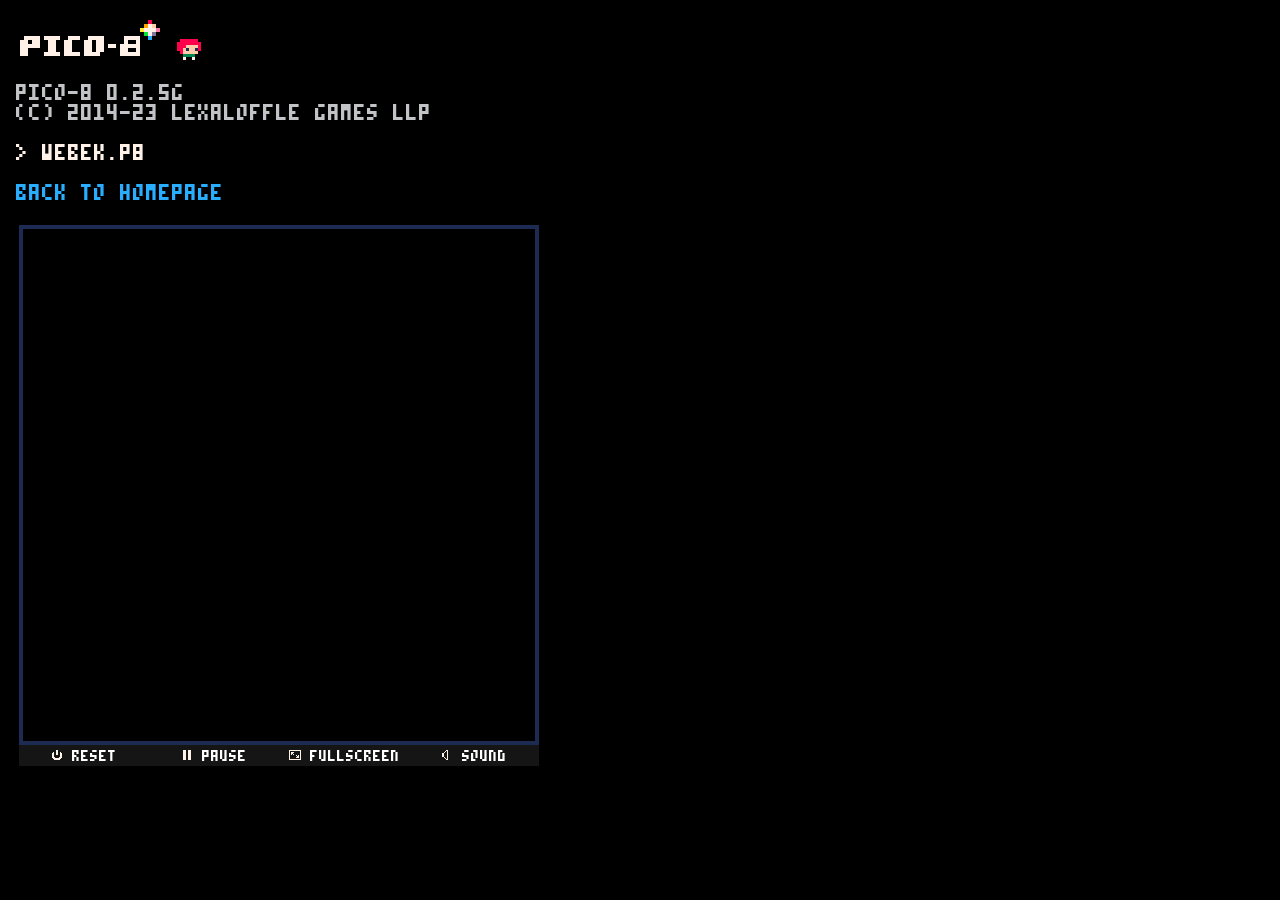
<file: speed/webek.html>
<!DOCTYPE html>
<html>
  <head>
    <title>CELESTE Classic</title>
    <link rel="stylesheet" href="styles.css">
    <link rel="shortcut icon" href="favicon.ico" type="image/x-icon">
    <style type="text/css">
      ::-webkit-scrollbar {
        -webkit-appearance: none;
        width: 8px;
      }

      ::-webkit-scrollbar-thumb {
        border-radius: 4px;
        background-color: rgba(128, 128, 128, .5);
        box-shadow: 0 0 1px rgba(255, 255, 255, .5);
      }
      .content hr {
        border-top: 0.19em solid #fff1e8;
        border-bottom: 0;
        border-left: 0;
        border-right: 0;
        text-align: left;
        margin-left: 0;
        width: min(720px, 80vw);
      }

      .subcontent {
        width: min(720px, 80vw);
        padding-left: 1ch;
      }

      .content em {
        font-weight: normal;
        font-style: normal;
        color: #c2c3c7;
      }

      canvas#canvas {
        width: 512px;
        height: 512px;
      }

      canvas {
        image-rendering: optimizeSpeed;
        image-rendering: -moz-crisp-edges;
        image-rendering: -webkit-optimize-contrast;
        image-rendering: optimize-contrast;
        image-rendering: pixelated;
        -ms-interpolation-mode: nearest-neighbor;
        border: 0px
      }

      .pico8_el {
        float:left;
        width:25%;
        display:inline-block; 
        padding-top: 4px;
        padding-bottom: 4px;
        text-align: center;
        color:#ffffff;
        background-color:#151515;
        font-size: 8pt;
        cursor: pointer;
        cursor: hand;
      }
      .pico8_el a{
        text-decoration: none;
        color:#ffffff;
      }

      .pico8_el:hover{
        background-color:#606060;
      }

      .pico8_el:link{
        background-color:#606060;
      }
    </style>
  </head>

  <script type="text/javascript">
    console.defaultLog = console.log.bind(console);
    console.logs = [];
    console.log = function(){
      console.defaultLog.apply(console, arguments);
      if (arguments[0] == 'clear') {
        console.logs = [];
        splits.innerHTML = '';
      } else if (arguments[0].substring(0, 2) == '$$') {
        console.logs.push(arguments[0].substring(2));
        splits.innerHTML = console.logs.join('<br>')
      }
    }
  </script>
  
  <body>
    <div class="bootup">
      <img src="p8logo.png"> <img src="maddy.png" style="height:1.5em"><br><br>
      pico-8 0.2.5g<br>
      (c) 2014-23 lexaloffle games llp<br>
      <br>
    </div>
    <div class="content">
      > webek.p8<br>
      <br>
      <a href="index.html">back to homepage</a><br>
      <br>
      <table>
        <tr>
          <td>
            <div style="width:512px;height:512px;border-style:solid;border-width:4px;border-color:#1d2b53;">
              <canvas class="emscripten" id="canvas" oncontextmenu="event.preventDefault()"></canvas>
              <script type="text/javascript">
                var canvas = document.getElementById("canvas");
                canvas.width = window.innerWidth;
                canvas.height = window.innerHeight;
                var Module = {};
                Module.canvas = canvas;
              </script>
              <script async type="text/javascript" src="webek.js"></script>
              <script>
                function onKeyDown_blocker(event) {
                  event = event || window.event;
                  var o = document.activeElement;
                  if (!o || o == document.body || o.tagName == "canvas")
                  {
                    if ([32, 37, 38, 39, 40, 82].indexOf(event.keyCode) > -1)
                    {
                      if (event.preventDefault) event.preventDefault();
                    }
                  }
                }
                document.addEventListener('keydown', onKeyDown_blocker, false);
              </script>
            </div>
            <div class=pico8_el onclick="Module.pico8Reset();">
            <img src="[data-uri]" alt="Reset" width=12 height=12/>
            reset
            </div>
            <div class=pico8_el onclick="Module.pico8TogglePaused();">
            <img src="[data-uri]" alt="Pause" width=12 height=12/>
            pause
            </div>
            <div class=pico8_el onclick="Module.requestFullScreen(true, false);">
            <img src="[data-uri]" alt="Fullscreen" width=12 height=12/>
            fullscreen
            </div>
            <div class=pico8_el onclick="Module.pico8ToggleSound();">
            <img src="[data-uri]" alt="Toggle Sound" width=12 height=12/>
            sound
            </div>
          </td>
          <td>
            <div id="splits" style="padding-left:8px;width:256px;height:512px;max-height:512px;overflow-y:auto"></div>
          </td>
        </tr>
      </table>
      <br>
    </div>
  </body>
</html>
</file>
<file: inbuilt/speed/styles.css>
@font-face {
  font-family: 'pico-8';
  src: url('font/pico-8-webfont.woff') format('woff'),
       url('font/pico-8-webfont.woff2') format('woff2'),
       url('font/pico-8.ttf') format('truetype');
  font-weight: normal;
  font-style: normal;
}

@font-face {
  font-family: 'pico-8-smooth';
  src: url('font/pico-8-smooth-webfont.woff') format('woff'),
       url('font/pico-8-smooth-webfont.woff2') format('woff2'),
       url('font/pico-8-smooth.otf') format('opentype');
  font-weight: normal;
  font-style: normal;
}

body {
  margin: 8px;
  padding: 8px;

  width: 100vw - 8px;
  height: 100vh - 8px;

  font-family: 'pico-8';
  line-height: 1.25;
  background-color: #000;
}

.bootup {
  color: #c2c3c7;
}

.content {
  color: #fff1e8;
}

.content a:link, a:visited, a:active {
  color: #29adff;
  text-decoration: none;
}

.content a:hover {
  color: #fff1e8;
}

.content hr {
  border-top: 0.19em solid #fff1e8;
  border-bottom: 0;
  border-left: 0;
  border-right: 0;
  text-align: left;
  margin-left: 0;
  width: min(720px, 80vw);
}

img {
  image-rendering: auto;
  image-rendering: crisp-edges;
  image-rendering: pixelated;
}
</file>
<file: speed/styles.css>
@font-face {
  font-family: 'pico-8';
  src: url('font/pico-8-webfont.woff') format('woff'),
       url('font/pico-8-webfont.woff2') format('woff2'),
       url('font/pico-8.ttf') format('truetype');
  font-weight: normal;
  font-style: normal;
}

@font-face {
  font-family: 'pico-8-smooth';
  src: url('font/pico-8-smooth-webfont.woff') format('woff'),
       url('font/pico-8-smooth-webfont.woff2') format('woff2'),
       url('font/pico-8-smooth.otf') format('opentype');
  font-weight: normal;
  font-style: normal;
}

body {
  margin: 8px;
  padding: 8px;

  width: 100vw - 8px;
  height: 100vh - 8px;

  font-family: 'pico-8';
  line-height: 1.25;
  background-color: #000;
}

.bootup {
  color: #c2c3c7;
}

.content {
  color: #fff1e8;
}

.content a:link, a:visited, a:active {
  color: #29adff;
  text-decoration: none;
}

.content a:hover {
  color: #fff1e8;
}

.content hr {
  border-top: 0.19em solid #fff1e8;
  border-bottom: 0;
  border-left: 0;
  border-right: 0;
  text-align: left;
  margin-left: 0;
  width: min(720px, 80vw);
}

img {
  image-rendering: auto;
  image-rendering: crisp-edges;
  image-rendering: pixelated;
}
</file>
